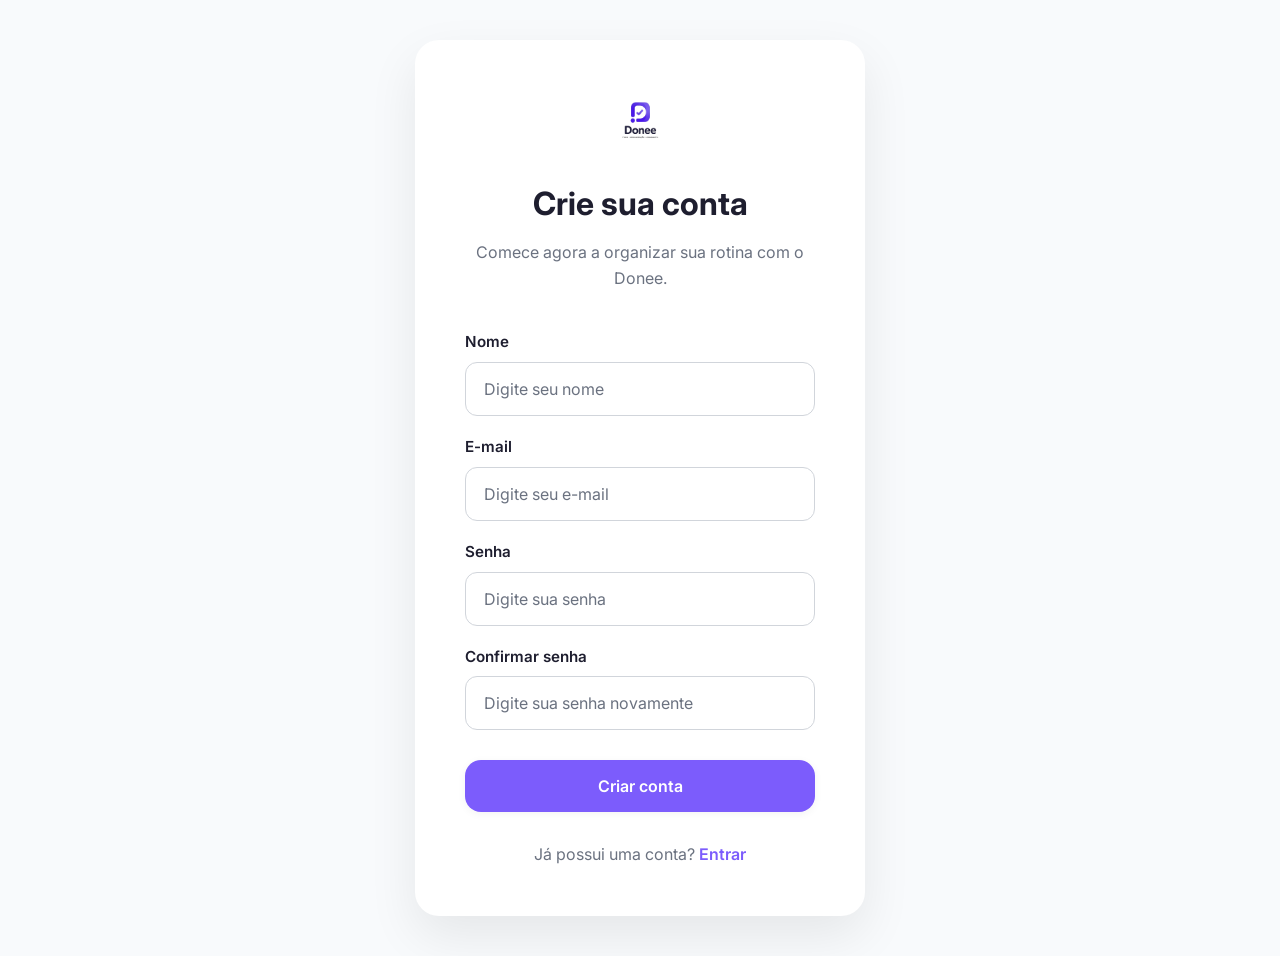
<file: pages/cadastro.html>
<!DOCTYPE html>
<html lang="pt-BR">

<head>

    <meta charset="UTF-8">

    <meta
        name="viewport"
        content="width=device-width, initial-scale=1.0"
    >

    <title>Criar Conta | Donee</title>


    <!-- ================================================= -->
    <!-- FONTES -->
    <!-- ================================================= -->

    <link
        rel="preconnect"
        href="https://fonts.googleapis.com"
    >

    <link
        rel="preconnect"
        href="https://fonts.gstatic.com"
        crossorigin
    >

    <link
        href="https://fonts.googleapis.com/css2?family=Inter:wght@100..900&display=swap"
        rel="stylesheet"
    >


    <!-- ================================================= -->
    <!-- CSS -->
    <!-- ================================================= -->

    <link
        rel="stylesheet"
        href="../css/style.css"
    >

    <link
        rel="stylesheet"
        href="../css/components.css"
    >

    <link
        rel="stylesheet"
        href="../css/login.css"
    >

    <link
        rel="stylesheet"
        href="../css/responsive.css"
    >

    <script src="../js/preferences.js" defer></script>

</head>


<body>


    <!-- ================================================= -->
    <!-- PÁGINA DE CADASTRO -->
    <!-- ================================================= -->

    <main class="login">


        <section class="login-container">


            <!-- ================================================= -->
            <!-- LOGO -->
            <!-- ================================================= -->

            <a
                href="../index.html"
                class="logo"
            >

                <img
                    src="../assets/images/logo-Donee.png"
                    alt="Logo Donee"
                >

            </a>


            <!-- ================================================= -->
            <!-- CABEÇALHO -->
            <!-- ================================================= -->

            <div class="login-header">

                <h1>
                    Crie sua conta
                </h1>

                <p>
                    Comece agora a organizar sua rotina com o Donee.
                </p>

            </div>


            <!-- ================================================= -->
            <!-- MENSAGEM -->
            <!-- ================================================= -->

            <div
                id="mensagem"
                class="auth-message"
                style="display: none;"
            ></div>


            <!-- ================================================= -->
            <!-- FORMULÁRIO -->
            <!-- ================================================= -->

            <form
                class="login-form"
                id="cadastroForm"
            >


                <!-- ================================================= -->
                <!-- NOME -->
                <!-- ================================================= -->

                <div class="input-group">

                    <label
                        class="input-label"
                        for="nome"
                    >
                        Nome
                    </label>

                    <input
                        class="input"
                        type="text"
                        id="nome"
                        name="nome"
                        placeholder="Digite seu nome"
                        autocomplete="name"
                        required
                    >

                </div>


                <!-- ================================================= -->
                <!-- E-MAIL -->
                <!-- ================================================= -->

                <div class="input-group">

                    <label
                        class="input-label"
                        for="email"
                    >
                        E-mail
                    </label>

                    <input
                        class="input"
                        type="email"
                        id="email"
                        name="email"
                        placeholder="Digite seu e-mail"
                        autocomplete="email"
                        required
                    >

                </div>


                <!-- ================================================= -->
                <!-- SENHA -->
                <!-- ================================================= -->

                <div class="input-group">

                    <label
                        class="input-label"
                        for="senha"
                    >
                        Senha
                    </label>

                    <input
                        class="input"
                        type="password"
                        id="senha"
                        name="senha"
                        placeholder="Digite sua senha"
                        autocomplete="new-password"
                        required
                    >

                </div>


                <!-- ================================================= -->
                <!-- CONFIRMAR SENHA -->
                <!-- ================================================= -->

                <div class="input-group">

                    <label
                        class="input-label"
                        for="confirmarSenha"
                    >
                        Confirmar senha
                    </label>

                    <input
                        class="input"
                        type="password"
                        id="confirmarSenha"
                        name="confirmarSenha"
                        placeholder="Digite sua senha novamente"
                        autocomplete="new-password"
                        required
                    >

                </div>


                <!-- ================================================= -->
                <!-- BOTÃO CADASTRAR -->
                <!-- ================================================= -->

                <button
                    class="btn-primary"
                    type="submit"
                >

                    Criar conta

                </button>


            </form>


            <!-- ================================================= -->
            <!-- RODAPÉ -->
            <!-- ================================================= -->

            <div class="login-footer">

                <p>

                    Já possui uma conta?

                    <a href="login.html">
                        Entrar
                    </a>

                </p>

            </div>


        </section>


    </main>


    <!-- ================================================= -->
    <!-- JAVASCRIPT -->
    <!-- ================================================= -->

    <script src="../js/auth.js"></script>

    <script src="../js/cadastro.js"></script>


</body>

</html>
</file>
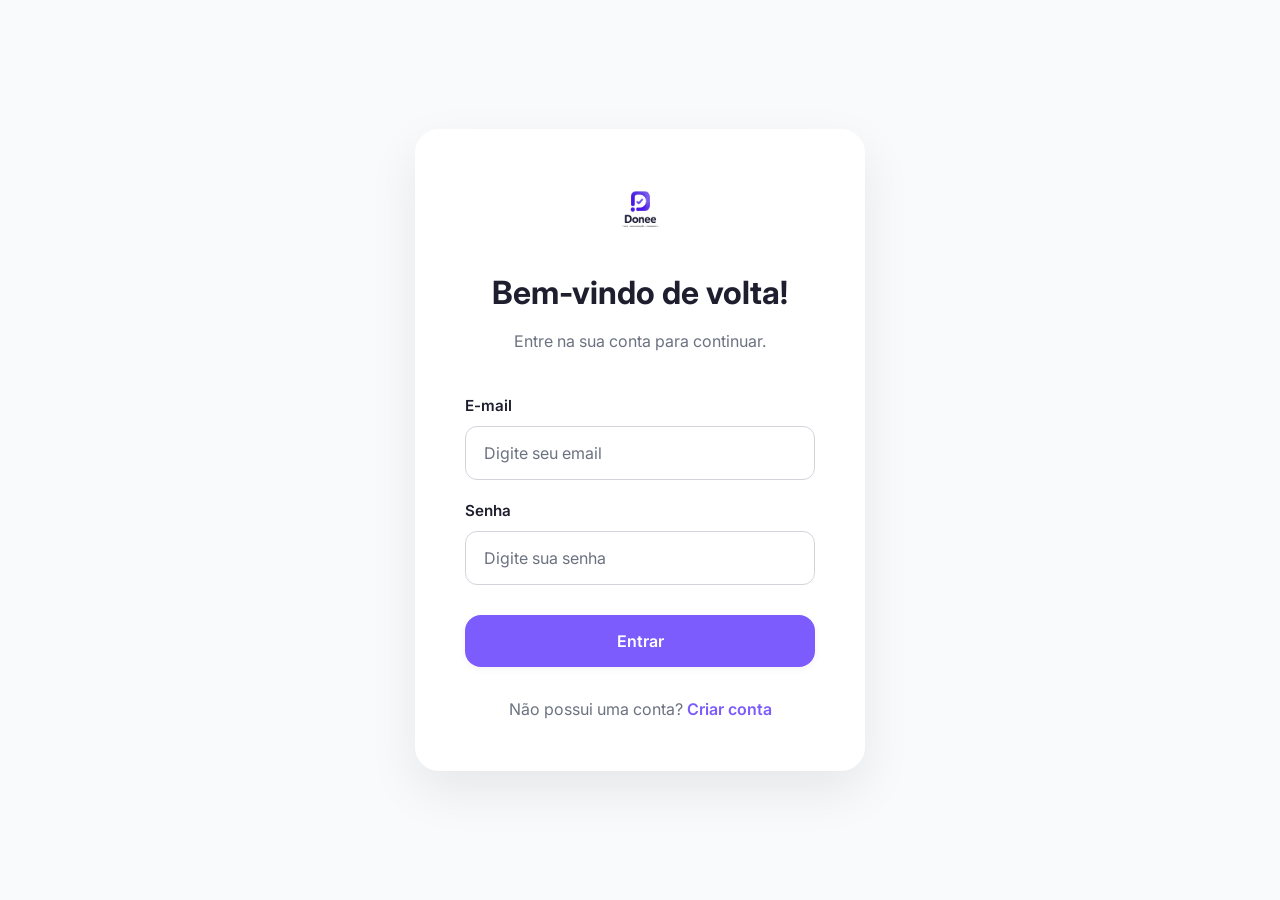
<file: pages/login.html>
<!DOCTYPE html>
<html lang="pt-BR">

<head>

    <meta charset="UTF-8">

    <meta
        name="viewport"
        content="width=device-width, initial-scale=1.0"
    >

    <title>Entrar | Donee</title>


    <!-- FONTE -->

    <link
        rel="preconnect"
        href="https://fonts.googleapis.com"
    >

    <link
        rel="preconnect"
        href="https://fonts.gstatic.com"
        crossorigin
    >

    <link
        href="https://fonts.googleapis.com/css2?family=Inter:wght@100..900&display=swap"
        rel="stylesheet"
    >


    <!-- CSS -->

    <link
        rel="stylesheet"
        href="../css/style.css"
    >

    <link
        rel="stylesheet"
        href="../css/components.css"
    >

    <link
        rel="stylesheet"
        href="../css/login.css"
    >

    <link
        rel="stylesheet"
        href="../css/responsive.css"
    >

    <script src="../js/preferences.js" defer></script>

</head>


<body>


    <!-- ================================================= -->
    <!-- LOGIN -->
    <!-- ================================================= -->

    <main class="login">

        <section class="login-container">


            <!-- LOGO -->

            <a
                href="../index.html"
                class="logo"
            >

                <img
                    src="../assets/images/logo-Donee.png"
                    alt="Logo Donee"
                >

            </a>


            <!-- CABEÇALHO -->

            <div class="login-header">

                <h1>
                    Bem-vindo de volta!
                </h1>

                <p>
                    Entre na sua conta para continuar.
                </p>

            </div>


            <!-- MENSAGEM -->

            <div
                id="mensagem"
                class="auth-message"
                style="display: none;"
            ></div>


            <!-- FORMULÁRIO -->

            <form
                class="login-form"
                id="loginForm"
            >


                <!-- EMAIL -->

                <div class="input-group">

                    <label
                        class="input-label"
                        for="email"
                    >
                        Email
                    </label>

                    <input
                        class="input"
                        type="email"
                        id="email"
                        name="email"
                        placeholder="Digite seu email"
                        autocomplete="email"
                        required
                    >

                </div>


                <!-- SENHA -->

                <div class="input-group">

                    <label
                        class="input-label"
                        for="senha"
                    >
                        Senha
                    </label>

                    <input
                        class="input"
                        type="password"
                        id="senha"
                        name="senha"
                        placeholder="Digite sua senha"
                        autocomplete="current-password"
                        required
                    >

                </div>


                <!-- BOTÃO -->

                <button
                    class="btn-primary"
                    type="submit"
                >

                    Entrar

                </button>


            </form>


            <!-- RODAPÉ -->

            <div class="login-footer">

                <p>

                    Não possui uma conta?

                    <a href="cadastro.html">
                        Criar conta
                    </a>

                </p>

            </div>


        </section>

    </main>


    <!-- ================================================= -->
    <!-- JAVASCRIPT -->
    <!-- ================================================= -->

    <script src="../js/auth.js"></script>

    <script src="../js/login.js"></script>


</body>

</html>
</file>
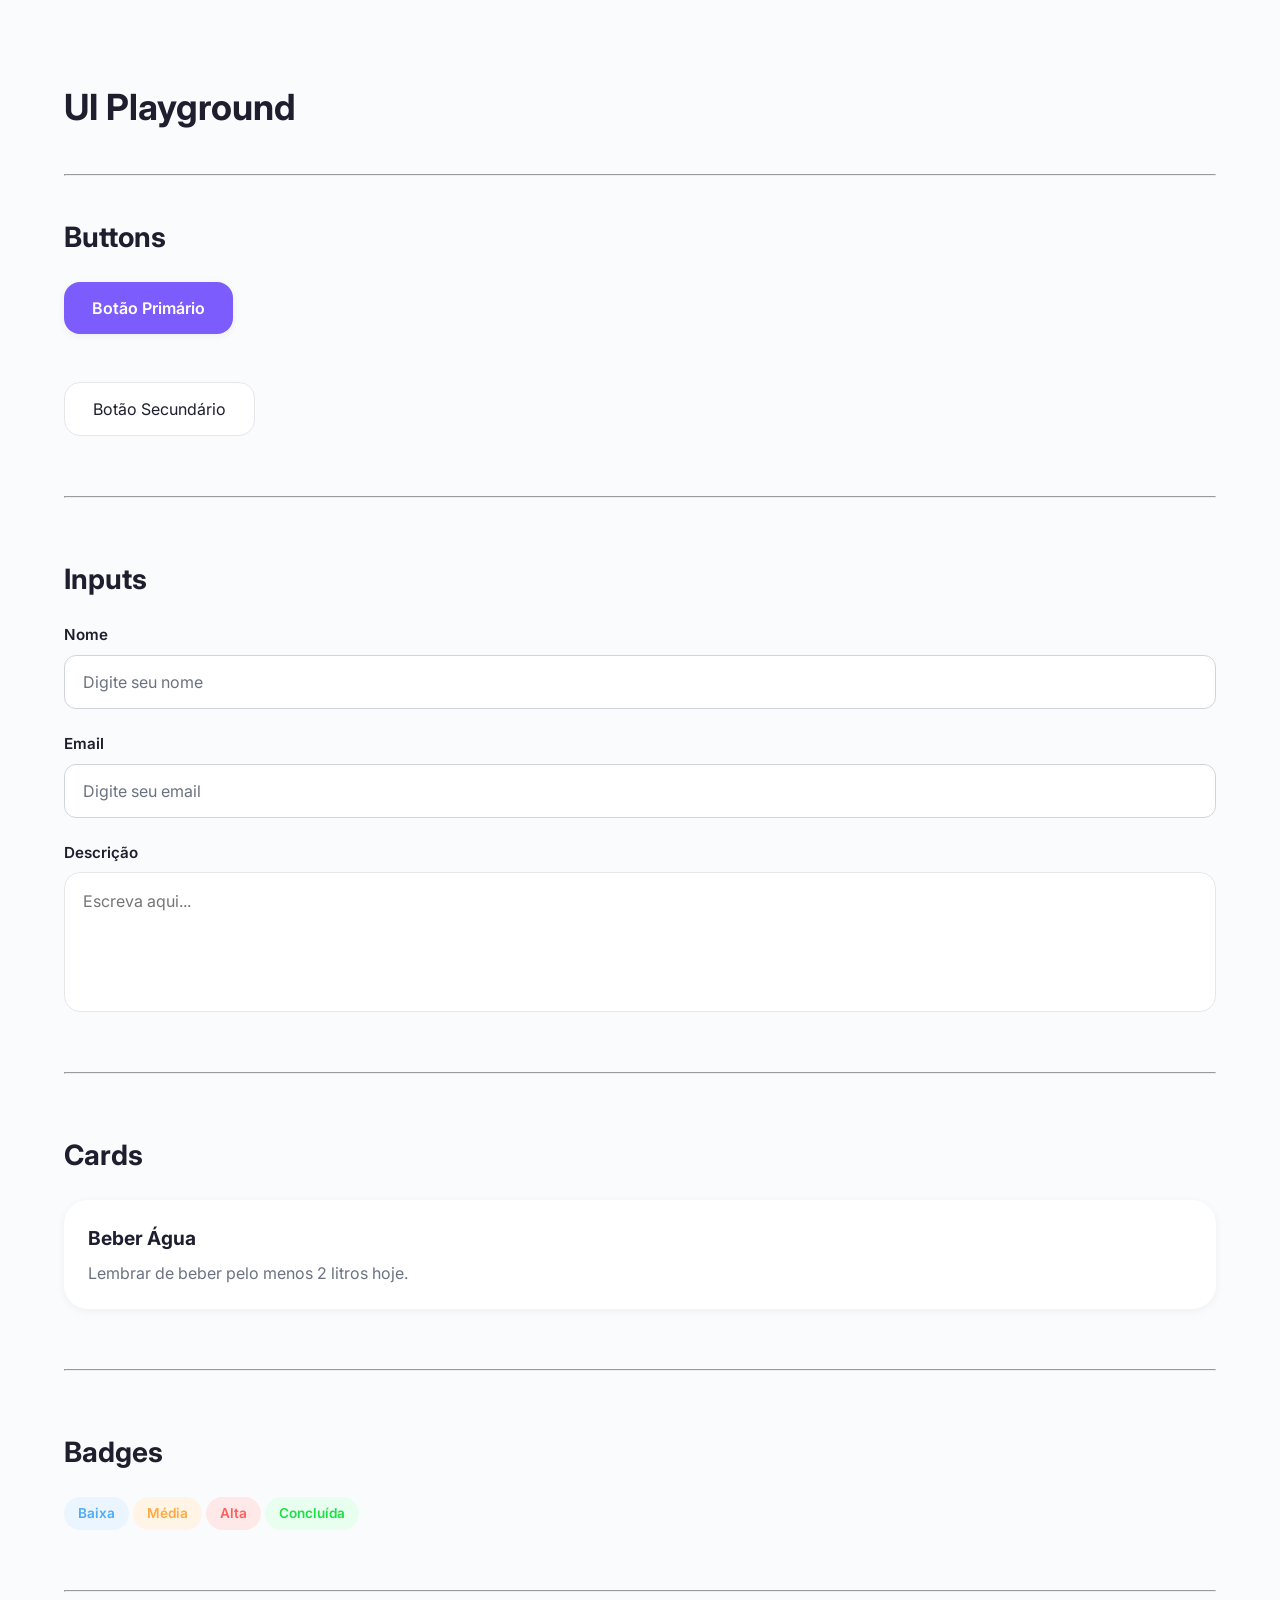
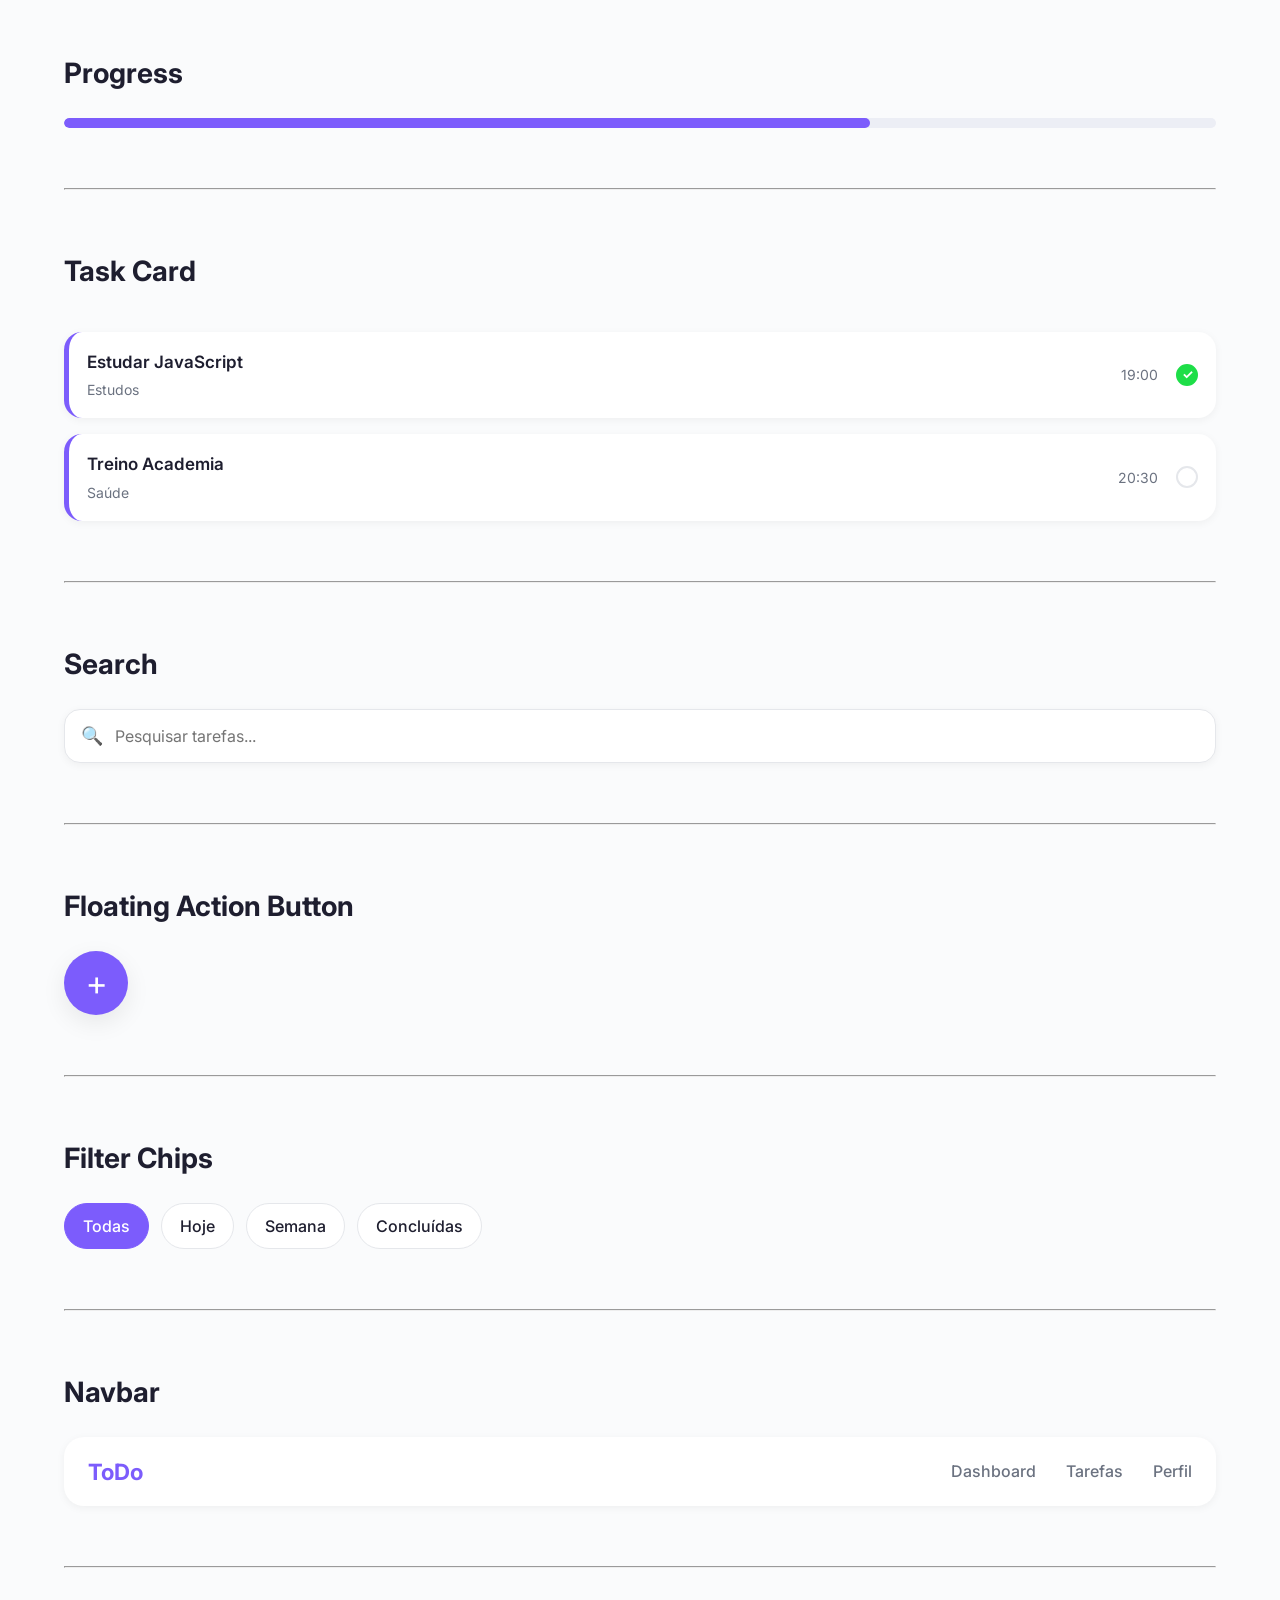
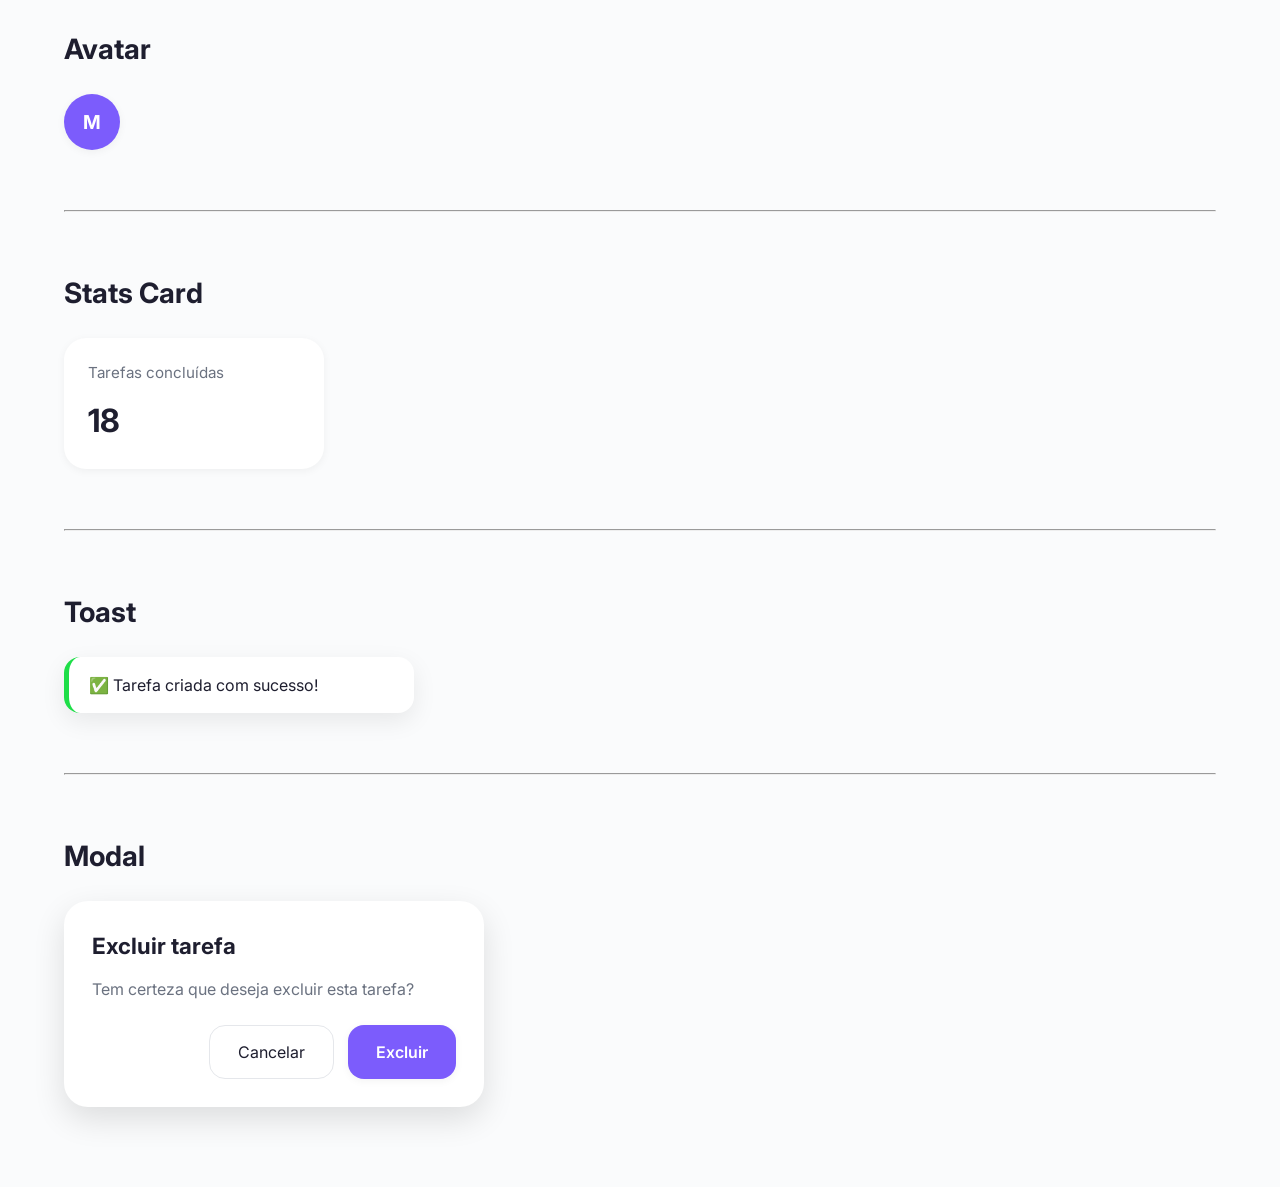
<file: pages/ui-playground.html>
<!DOCTYPE html>
<html lang="pt-BR">

<head>

    <meta charset="UTF-8">

    <meta name="viewport" content="width=device-width, initial-scale=1.0">

    <title>UI Playground</title>

    <!-- Fonte Inter -->
    <link rel="preconnect" href="https://fonts.googleapis.com">

    <link rel="preconnect" href="https://fonts.gstatic.com" crossorigin>

    <link href="https://fonts.googleapis.com/css2?family=Inter:wght@100..900&display=swap" rel="stylesheet">

    <!-- CSS -->
    <link rel="stylesheet" href="../css/style.css">
    <link rel="stylesheet" href="../css/components.css">
    <link rel="stylesheet" href="../css/responsive.css">

</head>

<body>

    <div class="container section">

        <h1>UI Playground</h1>

        <!-- ========================= -->
        <!-- BOTÕES -->
        <!-- ========================= -->

        <hr style="margin: 40px 0;">

        <h2>Buttons</h2>

        <br>

        <button class="btn-primary">
            Botão Primário
        </button>

        <br><br>

        <button class="btn-secondary">
            Botão Secundário
        </button>



        <!-- ========================= -->
        <!-- INPUTS -->
        <!-- ========================= -->

        <hr style="margin: 60px 0;">

        <h2>Inputs</h2>

        <br>

        <div class="input-group">

            <label class="input-label">
                Nome
            </label>

            <input
                class="input"
                type="text"
                placeholder="Digite seu nome">

        </div>

        <br>

        <div class="input-group">

            <label class="input-label">
                Email
            </label>

            <input
                class="input"
                type="email"
                placeholder="Digite seu email">

        </div>

        <br>

        <div class="input-group">

            <label class="input-label">
                Descrição
            </label>

            <textarea
                class="textarea"
                placeholder="Escreva aqui..."></textarea>

        </div>



        <!-- ========================= -->
        <!-- CARDS -->
        <!-- ========================= -->

        <hr style="margin: 60px 0;">

        <h2>Cards</h2>

        <br>

        <div class="card">

            <h3 class="card-title">
                Beber Água
            </h3>

            <p class="card-description">
                Lembrar de beber pelo menos 2 litros hoje.
            </p>

        </div>



        <!-- ========================= -->
        <!-- BADGES -->
        <!-- ========================= -->

        <hr style="margin: 60px 0;">

        <h2>Badges</h2>

        <br>

        <span class="badge badge-low">
            Baixa
        </span>

        <span class="badge badge-medium">
            Média
        </span>

        <span class="badge badge-high">
            Alta
        </span>

        <span class="badge badge-success">
            Concluída
        </span>



        <!-- ========================= -->
        <!-- PROGRESS -->
        <!-- ========================= -->

        <hr style="margin: 60px 0;">

        <h2>Progress</h2>

        <br>

        <div class="progress">

            <div class="progress-fill"></div>

        </div>

        <!-- ========================= -->
<!-- TASK CARD -->
<!-- ========================= -->

<hr style="margin:60px 0;">

<h2>Task Card</h2>

<br>

<div class="task-card">

    <div class="task-content">

        <span class="task-title">
            Estudar JavaScript
        </span>

        <span class="task-category">
            Estudos
        </span>

    </div>

    <div style="display:flex; align-items:center; gap:18px;">

        <span class="task-time">

            19:00

        </span>

        <div class="checkbox checked"></div>

    </div>

</div>

<div class="task-card">

    <div class="task-content">

        <span class="task-title">
            Treino Academia
        </span>

        <span class="task-category">
            Saúde
        </span>

    </div>

    <div style="display:flex; align-items:center; gap:18px;">

        <span class="task-time">

            20:30

        </span>

        <div class="checkbox"></div>

    </div>

</div>

<!-- ========================= -->
<!-- SEARCH BAR -->
<!-- ========================= -->

<hr style="margin:60px 0;">

<h2>Search</h2>

<br>

<div class="search-box">

    <span class="search-icon">🔍</span>

    <input
        class="search-input"
        type="text"
        placeholder="Pesquisar tarefas...">

</div>

<!-- ========================= -->
<!-- FAB -->
<!-- ========================= -->

<hr style="margin:60px 0;">

<h2>Floating Action Button</h2>

<br>

<button class="fab">

    +

</button>

<!-- ========================= -->
<!-- FILTER CHIPS -->
<!-- ========================= -->

<hr style="margin:60px 0;">

<h2>Filter Chips</h2>

<br>

<div class="filter-group">

    <div class="filter-chip active">
        Todas
    </div>

    <div class="filter-chip">
        Hoje
    </div>

    <div class="filter-chip">
        Semana
    </div>

    <div class="filter-chip">
        Concluídas
    </div>

</div>

<!-- ========================= -->
<!-- NAVBAR -->
<!-- ========================= -->

<hr style="margin:60px 0;">

<h2>Navbar</h2>

<br>

<nav class="navbar">

    <div class="logo">
        ToDo
    </div>

    <div class="nav-links">

        <a href="dashboard.html">Dashboard</a>

        <a href="tasks.html">Tarefas</a>

        <a href="profile.html">Perfil</a>

    </div>

</nav>

<!-- ========================= -->
<!-- AVATAR -->
<!-- ========================= -->

<hr style="margin:60px 0;">

<h2>Avatar</h2>

<br>

<div class="avatar">
    M
</div>

<!-- ========================= -->
<!-- STATS CARD -->
<!-- ========================= -->

<hr style="margin:60px 0;">

<h2>Stats Card</h2>

<br>

<div class="stats-card">

    <div class="stats-title">

        Tarefas concluídas

    </div>

    <div class="stats-value">

        18

    </div>

</div>

<!-- ========================= -->
<!-- TOAST -->
<!-- ========================= -->

<hr style="margin:60px 0;">

<h2>Toast</h2>

<br>

<div class="toast">

    ✅ Tarefa criada com sucesso!

</div>

<!-- ========================= -->
<!-- MODAL -->
<!-- ========================= -->

<hr style="margin:60px 0;">

<h2>Modal</h2>

<br>

<div class="modal">

    <div class="modal-title">

        Excluir tarefa

    </div>

    <div class="modal-text">

        Tem certeza que deseja excluir esta tarefa?

    </div>

    <div class="modal-actions">

        <button class="btn-secondary">

            Cancelar

        </button>

        <button class="btn-primary">

            Excluir

        </button>

    </div>

</div>

    </div>

</body>

</html>
</file>
<file: css/style.css>
/* ================================================= */
/* RESET */
/* ================================================= */

* {
    margin: 0;
    padding: 0;
    box-sizing: border-box;
}

html {
    scroll-behavior: smooth;
}

body {
    font-family: "Inter", sans-serif;
    background-color: var(--background);
    color: var(--text-primary);
    min-height: 100vh;
    line-height: 1.5;
}

img {
    max-width: 100%;
    display: block;
}

button,
input,
textarea,
select {
    font: inherit;
}

button {
    cursor: pointer;
    border: none;
    background: none;
}

a {
    text-decoration: none;
    color: inherit;
}

ul {
    list-style: none;
}

/* ================================================= */
/* VARIABLES */
/* ================================================= */

:root {

    /* Cores */

    --primary: #7C5CFC;
    --primary-hover: #6948F5;

    --success: #1EDE48;

    --danger: #FF5C5C;

    --warning: #FFA940;

    --info: #4DABF7;

    --background: #FAFBFC;

    --surface: #FFFFFF;

    --text-primary: #1E1E2F;

    --text-secondary: #6B7280;

    --border: #E5E7EB;


    /* Border Radius */

    --radius-sm: 8px;

    --radius-md: 12px;

    --radius-lg: 18px;

    --radius-xl: 24px;


    /* Sombras */

    --shadow-sm: 0 2px 8px rgba(0,0,0,.05);

    --shadow-md: 0 8px 24px rgba(0,0,0,.08);

    --shadow-lg: 0 12px 32px rgba(0,0,0,.12);


    /* Espaçamentos */

    --space-1: 4px;

    --space-2: 8px;

    --space-3: 12px;

    --space-4: 16px;

    --space-5: 20px;

    --space-6: 24px;

    --space-7: 32px;

    --space-8: 40px;

    --space-9: 48px;


    /* Transições */

    --transition: .25s ease;
}

body.dark-mode {
    color-scheme: dark;
    --background: #0F1018;
    --surface: #181824;
    --text-primary: #F1F2FA;
    --text-secondary: #B7B8CA;
    --border: #2D2E40;
    background: var(--background);
    color: var(--text-primary);
}

body.dark-mode .dashboard-layout,
body.dark-mode .dashboard-content,
body.dark-mode .tasks-content,
body.dark-mode .profile-content,
body.dark-mode .settings-content,
body.dark-mode .login,
body.dark-mode .ui-playground {
    background-color: var(--background);
    color: var(--text-primary);
}

body.dark-mode .header,
body.dark-mode .navbar,
body.dark-mode .dashboard-card,
body.dark-mode .stat-card,
body.dark-mode .tasks-card,
body.dark-mode .task-card,
body.dark-mode .profile-card,
body.dark-mode .profile-section,
body.dark-mode .security-card,
body.dark-mode .settings-card,
body.dark-mode .cal-card,
body.dark-mode .cal-day,
body.dark-mode .cal-modal-content,
body.dark-mode .login-container,
body.dark-mode .benefit-card {
    border-color: #2D2E40;
    background-color: #181824;
    color: #F1F2FA;
    box-shadow: 0 8px 26px rgba(0, 0, 0, 0.18);
}

body.dark-mode .sidebar {
    border-radius: 0 0 14px 0;
}

body.dark-mode .sidebar-profile {
    background: rgba(255, 255, 255, 0.1);
}

.sidebar-logo img {
    filter: brightness(0) invert(1);
}

body.dark-mode .stat-icon {
    background-color: var(--primary-hover);
    color: #FFFFFF;
}

html:has(body.dark-mode) {
    scrollbar-color: #45445A #11121A;
}

html:has(body.dark-mode)::-webkit-scrollbar {
    width: 10px;
}

html:has(body.dark-mode)::-webkit-scrollbar-track {
    background: #11121A;
}

html:has(body.dark-mode)::-webkit-scrollbar-thumb {
    border: 2px solid #11121A;
    border-radius: 999px;
    background: #45445A;
}

body.dark-mode h1,
body.dark-mode h2,
body.dark-mode h3,
body.dark-mode h4,
body.dark-mode .dashboard-header h1,
body.dark-mode .tasks-header h1,
body.dark-mode .page-header h1,
body.dark-mode .settings-header h1,
body.dark-mode .dashboard-card h2,
body.dark-mode .card-header h2,
body.dark-mode .dashboard-task h3,
body.dark-mode .task-content h3,
body.dark-mode .profile-main-info h2,
body.dark-mode .settings-card-header h2,
body.dark-mode .setting-info h3,
body.dark-mode .stat-info strong,
body.dark-mode .empty-tasks h3,
body.dark-mode .empty-dashboard-tasks h3,
body.dark-mode .task-tip h3,
body.dark-mode .cal-head b,
body.dark-mode .cal-day-num {
    color: #F1F2FA;
}

body.dark-mode .section-label,
body.dark-mode .welcome-label,
body.dark-mode .tasks-label,
body.dark-mode .page-label,
body.dark-mode .settings-label,
body.dark-mode .section-title span {
    color: var(--primary);
}

body.dark-mode .header-date {
    border-color: #2D2E40;
    background-color: #181824;
}

body.dark-mode .header-date span {
    color: #B7B8CA;
}

body.dark-mode .header-date strong {
    color: #F1F2FA;
}

body.dark-mode .header-date > svg {
    color: var(--primary);
}

body.dark-mode p,
body.dark-mode .dashboard-header p,
body.dark-mode .tasks-header p,
body.dark-mode .page-header p,
body.dark-mode .settings-header p,
body.dark-mode .dashboard-task span,
body.dark-mode .dashboard-task .task-time,
body.dark-mode .stat-info span,
body.dark-mode .stat-info small,
body.dark-mode .setting-info p,
body.dark-mode .settings-card-header p,
body.dark-mode .profile-main-info p,
body.dark-mode .profile-main-info span,
body.dark-mode .form-group label,
body.dark-mode .task-category,
body.dark-mode .task-date,
body.dark-mode .task-sort label,
body.dark-mode .tasks-card > p,
body.dark-mode .cal-head small,
body.dark-mode .cal-item small,
body.dark-mode .cal-empty,
body.dark-mode .empty-tasks p,
body.dark-mode .empty-dashboard-tasks p,
body.dark-mode .task-tip p,
body.dark-mode .security-content p,
body.dark-mode .cal-head,
body.dark-mode .cal-dow {
    color: #B7B8CA;
}

body.dark-mode input,
body.dark-mode textarea,
body.dark-mode select,
body.dark-mode .task-search input,
body.dark-mode .task-sort select,
body.dark-mode .settings-select,
body.dark-mode .form-group input {
    border-color: #3A3B50;
    background-color: #14151F;
    color: #F1F2FA;
}

body.dark-mode input::placeholder,
body.dark-mode textarea::placeholder {
    color: #9293A8;
}

body.dark-mode .profile-form input[readonly] {
    background: #232433;
    color: #B7B8CA;
}

body.dark-mode .profile-avatar.has-profile-photo {
    background: transparent;
}

.profile-avatar-image {
    width: 100%;
    height: 100%;
    border-radius: inherit;
    object-fit: cover;
}

body.dark-mode .profile-main-avatar {
    border-color: #181824;
    background-color: #33234F;
    color: var(--primary);
    box-shadow: 0 0 0 1px #4A3767, 0 5px 16px rgba(0, 0, 0, 0.3);
}

body.dark-mode .btn-secondary,
body.dark-mode .filter-btn:not(.active),
body.dark-mode .task-status:not(.completed),
body.dark-mode .cancel-btn,
body.dark-mode .save-btn,
body.dark-mode .security-btn,
body.dark-mode .cal-nav button,
body.dark-mode .cal-close,
body.dark-mode .cal-check.undo,
body.dark-mode .filter-chip,
body.dark-mode .settings-action {
    border-color: var(--primary);
    background-color: var(--primary-hover);
    color: #FFFFFF;
}

body.dark-mode .filter-btn.active {
    border-color: var(--primary);
    background-color: var(--primary-hover);
    color: #FFFFFF;
}

body.dark-mode .btn-secondary:hover,
body.dark-mode .filter-btn:not(.active):hover,
body.dark-mode .task-status:not(.completed):hover,
body.dark-mode .cancel-btn:hover,
body.dark-mode .security-btn:hover,
body.dark-mode .cal-nav button:hover,
body.dark-mode .cal-close:hover,
body.dark-mode .settings-action:hover {
    border-color: var(--primary);
    background-color: var(--primary-hover);
    color: #FFFFFF;
}

body.dark-mode .task-status,
body.dark-mode .edit-task-btn,
body.dark-mode .delete-task-btn,
body.dark-mode .close-modal-btn {
    border-color: #3A3B50;
    background-color: #232433;
    color: var(--primary);
}

body.dark-mode .task-status.completed,
body.dark-mode .dashboard-task .task-status.completed {
    border-color: #20C968;
    background-color: #20C968;
    color: #FFFFFF;
}

body.dark-mode .btn-secondary,
body.dark-mode .filter-btn:not(.active),
body.dark-mode .task-status:not(.completed),
body.dark-mode .cancel-btn,
body.dark-mode .save-btn,
body.dark-mode .security-btn,
body.dark-mode .cal-nav button,
body.dark-mode .cal-close,
body.dark-mode .cal-check.undo,
body.dark-mode .filter-chip,
body.dark-mode .settings-action,
body.dark-mode .edit-profile-btn,
body.dark-mode .security-btn,
body.dark-mode .save-task-btn {
    color: #FFFFFF;
}

body.dark-mode .priority-low {
    background: #173526;
    color: #8FF0AC;
}

body.dark-mode .priority-medium {
    background: #3B2E18;
    color: #FFD27A;
}

body.dark-mode .priority-high {
    background: #3A2024;
    color: #FFA2A2;
}

body.dark-mode .task-date.no-date {
    color: #B7B8CA;
}

body.dark-mode .task-modal-content,
body.dark-mode .cal-modal-content {
    border: 1px solid #2D2E40;
    background-color: #181824;
    color: #F1F2FA;
}

body.dark-mode .cal-cell,
body.dark-mode .cal-hour,
body.dark-mode .cal-head,
body.dark-mode .dashboard-task {
    border-color: #2D2E40;
}

body.dark-mode .dashboard-task {
    background-color: #1D1E2B;
}

body.dark-mode .progress-number strong,
body.dark-mode .progress-circle span,
body.dark-mode .login-header h1 {
    color: #F1F2FA;
}

body.dark-mode .progress-number span,
body.dark-mode .progress-message,
body.dark-mode .motivation-card p {
    color: #B7B8CA;
}

body.dark-mode .dashboard-task .task-time {
    color: #B7B8CA !important;
}

body.dark-mode .task-time {
    color: #B7B8CA !important;
}

body.dark-mode .progress-circle {
    background: conic-gradient(var(--primary) 67%, #2D2E40 67%);
}

body.dark-mode .progress-circle::before {
    background: #181824;
}

body.dark-mode .xp-summary > span {
    border-color: #3F3260;
    background: #28213A;
    color: #CBB7FF;
}

body.dark-mode .progress-bar {
    background: #2D2E40;
}

body.dark-mode .motivation-card {
    border-color: #403553;
    background: linear-gradient(135deg, #211B31, #181824);
}

body.dark-mode .task-tip {
    border-color: #403553;
    background: linear-gradient(135deg, #211B31, #181824);
}

body.dark-mode .motivation-icon,
body.dark-mode .task-tip-icon {
    background: #39265F;
    color: var(--primary);
}

body.dark-mode .motivation-card h2 {
    color: #F1F2FA;
}

body.dark-mode .task-tip h3 {
    color: #F1F3F8;
}

body.dark-mode .task-tip p {
    color: #B7B8CA;
}

body.dark-mode .cal-day.today,
body.dark-mode .cal-cell.today,
body.dark-mode .cal-head.today {
    background-color: rgba(124, 92, 252, 0.15);
}

body.dark-mode .cal-item {
    border-color: #3A3B50;
    background-color: #1D1E2B;
    color: #F1F2FA;
}

body.dark-mode .hero {
    background: linear-gradient(180deg, #11121C 0%, #171521 100%);
}

body.dark-mode .how-it-works,
body.dark-mode footer {
    border-color: #2D2E40;
    background-color: #14151F;
}

body.dark-mode .hero-content h1,
body.dark-mode .section-header h2,
body.dark-mode .cta h2,
body.dark-mode .step h3 {
    color: #F1F2FA;
}

body.dark-mode .hero-content p,
body.dark-mode .section-header p,
body.dark-mode .step p,
body.dark-mode .cta p,
body.dark-mode footer a {
    color: #B7B8CA;
}

body.dark-mode .hero-badge {
    background: #33234F;
    color: var(--primary);
}

body.dark-mode .settings-divider {
    background: #2D2E40;
}

body.dark-mode .toggle-slider {
    background: #50586A;
}

body.dark-mode .danger-card {
    border-color: #633A43;
}

body.dark-mode .delete-btn {
    border-color: #75414A;
    background: #352329;
    color: #FF9A9A;
}


/* ================================================= */
/* TYPOGRAPHY */
/* ================================================= */

h1 {
    font-size: 2.25rem;
    font-weight: 700;
}

h2 {
    font-size: 1.75rem;
    font-weight: 700;
}

h3 {
    font-size: 1.4rem;
    font-weight: 600;
}

h4 {
    font-size: 1.15rem;
    font-weight: 600;
}

p {
    font-size: 1rem;
    color: var(--text-secondary);
}


/* ================================================= */
/* GLOBAL */
/* ================================================= */

.container {
    width: min(1200px, 90%);
    margin: 0 auto;
}

.section {
    padding: 80px 0;
}

.hidden {
    display: none;
}

/* ================================================= */
/* BADGES */
/* ================================================= */

.badge{

    display:inline-flex;

    align-items:center;

    justify-content:center;

    padding:6px 14px;

    border-radius:999px;

    font-size:.85rem;

    font-weight:600;

}

.badge-low{

    background:#EAF5FF;

    color:#4DABF7;

}

.badge-medium{

    background:#FFF4E5;

    color:#FFA940;

}

.badge-high{

    background:#FFE8E8;

    color:#FF5C5C;

}

.badge-success{

    background:#E8FFF0;

    color:#1EDE48;

}

/* ================================================= */
/* PROGRESS BAR */
/* ================================================= */

.progress{

    width:100%;

    height:10px;

    background:#ECEEF5;

    border-radius:999px;

    overflow:hidden;

}

.progress-fill{

    width:70%;

    height:100%;

    background:var(--primary);

    border-radius:999px;

}
</file>
<file: css/components.css>
/* ================================================= */
/* BUTTONS */
/* ================================================= */

.btn-primary{

    display:flex;
    align-items:center;
    justify-content:center;

    gap:8px;

    width:fit-content;

    padding:14px 28px;

    background:var(--primary);

    color:#fff;

    border:none;

    border-radius:16px;

    font-weight:600;

    transition:var(--transition);

    box-shadow:var(--shadow-sm);

}

.btn-primary:hover{

    background:var(--primary-hover);

    transform:translateY(-2px);

    box-shadow:var(--shadow-md);

}

.btn-primary:active{

    transform:scale(.98);

}

.btn-primary:disabled{

    opacity:.5;

    cursor:not-allowed;

}

.btn-secondary{

    display:flex;

    align-items:center;

    justify-content:center;

    padding:14px 28px;

    border-radius:16px;

    border:1px solid var(--border);

    background:white;

    color:var(--text-primary);

    transition:var(--transition);

}

.btn-secondary:hover{

    background:#f3f4f6;

}

/* ================================================= */
/* INPUTS */
/* ================================================= */

.input-group{

    display:flex;
    flex-direction:column;
    gap:8px;

}

.input-label{

    font-size:.95rem;
    font-weight:600;

    color:var(--text-primary);

}

.input{

    width: 100%;

    padding: 14px 18px;

    border: 1px solid #D1D5DB;

    border-radius: 12px;

    font-size: 16px;

    font-family: inherit;

    outline: none;

    transition: .25s;

}

.input::placeholder{

    color:var(--text-secondary);

}

.input:focus{

    border-color: var(--primary);

    box-shadow: 0 0 0 4px rgba(124,92,252,.15);

}

.input-error{

    border-color:var(--danger);

}

.input-success{

    border-color:var(--success);

}

.textarea{

    width:100%;

    min-height:140px;

    padding:16px 18px;

    resize:none;

    background:var(--surface);

    border:1px solid var(--border);

    border-radius:16px;

    transition:var(--transition);

}

.textarea:focus{

    outline:none;

    border-color:var(--primary);

    box-shadow:0 0 0 4px rgba(124,92,252,.15);

}

/* ================================================= */
/* CARDS */
/* ================================================= */

.card{

    background:var(--surface);

    border-radius:24px;

    padding:24px;

    box-shadow:var(--shadow-sm);

    transition:var(--transition);

}

.card:hover{

    transform:translateY(-3px);

    box-shadow:var(--shadow-md);

}

.card-title{

    font-size:1.2rem;

    font-weight:700;

    margin-bottom:8px;

}

.card-description{

    color:var(--text-secondary);

}

/* ================================================= */
/* CHECKBOX */
/* ================================================= */

.checkbox {

    width: 22px;
    height: 22px;

    border: 2px solid var(--border);

    border-radius: 50%;

    display: flex;
    align-items: center;
    justify-content: center;

    cursor: pointer;

    transition: var(--transition);

}

.checkbox:hover {

    border-color: var(--primary);

}

.checkbox.checked {

    background: var(--success);

    border-color: var(--success);

    color: white;

}

.checkbox.checked::after {

    content: "✓";

    font-size: 13px;

    font-weight: bold;

}

/* ================================================= */
/* TASK CARD */
/* ================================================= */

.task-card {

    display: flex;

    justify-content: space-between;

    align-items: center;

    background: white;

    border-radius: 18px;

    padding: 18px;

    margin-top: 16px;

    box-shadow: var(--shadow-sm);

    transition: var(--transition);

    border-left: 5px solid var(--primary);

}

.task-card:hover {

    transform: translateY(-3px);

    box-shadow: var(--shadow-md);

}

.task-content {

    display: flex;

    flex-direction: column;

    gap: 4px;

}

.task-title {

    font-size: 17px;

    font-weight: 600;

}

.task-category {

    color: var(--text-secondary);

    font-size: 14px;

}

.task-time {

    font-size: 14px;

    color: var(--text-secondary);

}

/* ================================================= */
/* SEARCH BAR */
/* ================================================= */

.search-box {

    width: 100%;

    display: flex;

    align-items: center;

    gap: 12px;

    background: var(--surface);

    border: 1px solid var(--border);

    border-radius: 16px;

    padding: 0 16px;

    height: 54px;

    box-shadow: var(--shadow-sm);

    transition: var(--transition);

}

.search-box:focus-within {

    border-color: var(--primary);

    box-shadow: 0 0 0 4px rgba(124,92,252,.15);

}

.search-icon {

    font-size: 18px;

    color: var(--text-secondary);

}

.search-input {

    flex: 1;

    border: none;

    outline: none;

    background: transparent;

}

/* ================================================= */
/* FLOATING ACTION BUTTON */
/* ================================================= */

.fab {

    width: 64px;

    height: 64px;

    border-radius: 50%;

    background: var(--primary);

    color: white;

    font-size: 34px;

    display: flex;

    align-items: center;

    justify-content: center;

    box-shadow: var(--shadow-md);

    transition: var(--transition);

}

.fab:hover {

    background: var(--primary-hover);

    transform: translateY(-4px) scale(1.05);

}

.fab:active {

    transform: scale(.95);

}

/* ================================================= */
/* FILTER CHIPS */
/* ================================================= */

.filter-group {

    display: flex;

    gap: 12px;

    flex-wrap: wrap;

}

.filter-chip {

    padding: 10px 18px;

    border-radius: 999px;

    background: white;

    border: 1px solid var(--border);

    cursor: pointer;

    transition: var(--transition);

    font-weight: 500;

}

.filter-chip:hover {

    border-color: var(--primary);

}

.filter-chip.active {

    background: var(--primary);

    color: white;

    border-color: var(--primary);

}

/* ================================================= */
/* NAVBAR */
/* ================================================= */

.navbar{

    display:flex;

    justify-content:space-between;

    align-items:center;

    background:var(--surface);

    padding:18px 24px;

    border-radius:20px;

    box-shadow:var(--shadow-sm);

}

.logo{

    font-size:1.4rem;

    font-weight:700;

    color:var(--primary);

}

.nav-links{

    display:flex;

    gap:30px;

}

.nav-links a{

    color:var(--text-secondary);

    font-weight:500;

    transition:var(--transition);

}

.nav-links a:hover{

    color:var(--primary);

}

/* ================================================= */
/* AVATAR */
/* ================================================= */

.avatar{

    width:56px;

    height:56px;

    border-radius:50%;

    background:var(--primary);

    color:white;

    display:flex;

    align-items:center;

    justify-content:center;

    font-weight:700;

    font-size:1.2rem;

    box-shadow:var(--shadow-sm);

}

/* ================================================= */
/* STATS CARD */
/* ================================================= */

.stats-card{

    background:var(--surface);

    border-radius:22px;

    padding:24px;

    box-shadow:var(--shadow-sm);

    width:260px;

}

.stats-title{

    font-size:.95rem;

    color:var(--text-secondary);

    margin-bottom:12px;

}

.stats-value{

    font-size:2rem;

    font-weight:700;

    color:var(--text-primary);

}

/* ================================================= */
/* TOAST */
/* ================================================= */

.toast{

    display:flex;

    align-items:center;

    gap:12px;

    background:var(--surface);

    padding:16px 20px;

    border-left:5px solid var(--success);

    border-radius:16px;

    box-shadow:var(--shadow-md);

    width:min(350px, 100%);

}

/* ================================================= */
/* MODAL */
/* ================================================= */

.modal{

    width:min(420px, 100%);

    background:var(--surface);

    border-radius:24px;

    padding:28px;

    box-shadow:var(--shadow-lg);

}

.modal-title{

    font-size:1.4rem;

    font-weight:700;

    margin-bottom:14px;

}

.modal-text{

    color:var(--text-secondary);

    margin-bottom:24px;

}

.modal-actions{

    display:flex;

    justify-content:flex-end;

    gap:14px;

}
</file>
<file: css/login.css>
/* ========================= */
/* LOGIN */
/* ========================= */

.login{

    min-height: 100vh;

    display: flex;

    justify-content: center;

    align-items: center;

    background: #F8FAFC;

    padding: 40px;

}

.login-container{

    width: 100%;

    max-width: 450px;

    background: #FFFFFF;

    border-radius: 24px;

    padding: 50px;

    box-shadow: 0 20px 50px rgba(0,0,0,.08);

}

.login-header{

    text-align: center;

    margin-bottom: 40px;

}

.login-header img{

    width: 70px;

    margin-bottom: 25px;

}

.login-header h1{

    font-size: 2rem;

    color: var(--text-color);

    margin-bottom: 12px;

}

.login-header p{

    color: #6B7280;

    line-height: 1.6;

}

.login-form{

    display: flex;

    flex-direction: column;

    gap: 20px;

}

.login-form .btn-primary{

    width: 100%;

    margin-top: 10px;

}

.login-footer{

    text-align: center;

    margin-top: 30px;

    color: #6B7280;

}

.login-footer a{

    color: var(--primary);

    text-decoration: none;

    font-weight: 600;

}

.login-footer a:hover{

    text-decoration: underline;

}

.logo{

    display: flex;

    justify-content: center;

    margin-bottom: 30px;

}

.logo img{

    width: 90px;

    height: auto;

}
</file>
<file: css/responsive.css>
*,
*::before,
*::after {
    box-sizing: border-box;
}

html,
body {
    max-width: 100%;
}

body {
    overflow-x: hidden;
}

@media (min-width: 768px) and (max-width: 1100px) {
    .sidebar {
        width: 220px;
        min-width: 220px;
    }

    .sidebar-logo {
        height: 160px;
        padding: 24px;
    }

    .sidebar-logo img {
        width: 120px;
    }

    .sidebar-menu {
        padding-left: 12px;
    }

    .menu-item {
        gap: 12px;
        padding: 0 16px;
    }

    .dashboard-content,
    .tasks-content,
    .profile-content,
    .settings-content {
        width: calc(100% - 220px);
        margin-left: 220px;
        padding: 34px 28px;
    }

    .stats-grid {
        grid-template-columns: repeat(3, minmax(0, 1fr));
        gap: 10px;
    }

    .stat-card {
        min-height: 92px;
        gap: 8px;
        padding: 10px;
    }

    .stat-icon {
        width: 34px;
        height: 34px;
    }

    .stat-info span {
        font-size: 10px;
    }

    .stat-info strong {
        font-size: 21px;
    }

    .dashboard-grid {
        grid-template-columns: minmax(0, 1fr);
    }

    .hero-container {
        gap: 40px;
    }

    .hero-content h1 {
        font-size: clamp(38px, 5vw, 52px);
    }
}

@media (max-width: 767px) {
    .sidebar {
        position: fixed;
        z-index: 1200;
        top: auto;
        bottom: calc(12px + env(safe-area-inset-bottom));
        left: 50%;
        right: auto;
        width: calc(100% - 32px);
        max-width: 390px;
        min-width: 0;
        height: auto;
        min-height: 0;
        padding: 0;
        flex-direction: row;
        align-items: center;
        justify-content: center;
        overflow: visible;
        transform: translateX(-50%);
        border: 0;
        border-radius: 999px;
        background: transparent;
        box-shadow: none;
    }

    .sidebar-logo,
    .sidebar-profile {
        display: none;
    }

    .sidebar-menu {
        width: 100%;
        max-width: 100%;
        flex: 0 1 auto;
        flex-direction: row;
        align-items: center;
        justify-content: space-between;
        gap: 4px;
        padding: 8px;
        border: 1px solid rgba(255, 255, 255, 0.12);
        border-radius: 999px;
        background: #7C5CFC;
        box-shadow: 0 8px 24px rgba(47, 31, 115, 0.28);
    }

    .menu-item,
    .menu-item.active {
        width: 52px;
        min-width: 0;
        max-width: 56px;
        height: 52px;
        flex: 1 1 52px;
        aspect-ratio: 1;
        flex-direction: column;
        justify-content: center;
        gap: 0;
        margin: 0;
        padding: 0;
        border: 0;
        border-radius: 50%;
        background: transparent;
        color: rgba(255, 255, 255, 0.78);
        box-shadow: none;
        transition: background-color 0.2s ease, color 0.2s ease, transform 0.2s ease;
    }

    .menu-item span {
        position: absolute;
        width: 1px;
        height: 1px;
        padding: 0;
        overflow: hidden;
        clip: rect(0, 0, 0, 0);
        white-space: nowrap;
        border: 0;
    }

    .menu-item svg {
        width: 21px;
        height: 21px;
        flex-shrink: 0;
        color: currentColor;
    }

    .menu-item:hover {
        background: rgba(255, 255, 255, 0.12);
        color: #FFFFFF;
    }

    .menu-item.active,
    .menu-item.active:hover {
        background: #5638D8;
        color: #FFFFFF;
        box-shadow: 0 2px 8px rgba(35, 18, 110, 0.24);
    }

    body.dark-mode .sidebar {
        border-radius: 999px;
        background: transparent;
        box-shadow: none;
    }

    body.dark-mode .sidebar-menu {
        border-color: rgba(255, 255, 255, 0.08);
        background: #101014;
        box-shadow: 0 8px 24px rgba(0, 0, 0, 0.42);
    }

    body.dark-mode .menu-item,
    body.dark-mode .menu-item:hover {
        background: transparent;
        color: rgba(177, 154, 255, 0.68);
    }

    body.dark-mode .menu-item:hover {
        background: rgba(124, 92, 252, 0.12);
        color: #D8CCFF;
    }

    body.dark-mode .menu-item.active,
    body.dark-mode .menu-item.active:hover {
        background: #7C5CFC;
        color: #FFFFFF;
        box-shadow: 0 2px 10px rgba(124, 92, 252, 0.35);
    }

    .menu-item.active::before,
    .menu-item.active::after {
        display: none;
    }

    .dashboard-content,
    .tasks-content,
    .profile-content,
    .settings-content {
        width: 100%;
        min-width: 0;
        min-height: 100vh;
        min-height: 100svh;
        margin: 0;
        padding: 30px 22px calc(92px + env(safe-area-inset-bottom));
    }

    .dashboard-header,
    .tasks-header,
    .profile-header {
        align-items: flex-start;
        flex-direction: column;
        gap: 18px;
    }

    .dashboard-header,
    .tasks-header {
        margin-bottom: 24px;
    }

    .dashboard-header h1,
    .tasks-header h1,
    .page-header h1,
    .settings-header h1 {
        font-size: clamp(25px, 6vw, 32px);
        line-height: 1.2;
        overflow-wrap: anywhere;
    }

    .dashboard-header p,
    .tasks-header p,
    .page-header p,
    .settings-header p {
        max-width: 60ch;
    }

    .stats-grid {
        grid-template-columns: repeat(2, minmax(0, 1fr));
        gap: 14px;
    }

    .stat-card {
        min-width: 0;
        min-height: 112px;
        gap: 12px;
        padding: 17px;
    }

    .stat-icon {
        width: 42px;
        height: 42px;
    }

    .stat-info span {
        font-size: 12px;
        line-height: 1.35;
    }

    .stat-info strong {
        font-size: 25px;
    }

    .dashboard-grid {
        grid-template-columns: minmax(0, 1fr);
        gap: 18px;
    }

    .dashboard-card,
    .tasks-card,
    .profile-card,
    .profile-section,
    .security-card,
    .settings-card {
        min-width: 0;
        padding: 22px;
        border-radius: 20px;
    }

    .header-date,
    .new-task-btn,
    .edit-profile-btn {
        width: 100%;
    }

    .tasks-tools {
        align-items: stretch;
        flex-direction: column;
        gap: 12px;
    }

    .task-search {
        width: 100%;
        max-width: none;
    }

    .task-sort {
        width: 100%;
        justify-content: space-between;
    }

    .task-sort select {
        min-width: 0;
        flex: 1;
    }

    .tasks-filters {
        max-width: 100%;
        padding-bottom: 4px;
        overscroll-behavior-inline: contain;
    }

    .filter-btn {
        min-height: 36px;
        flex: 0 0 auto;
    }

    .task-card {
        align-items: center;
        gap: 12px;
        padding: 15px 12px 15px 18px;
    }

    .task-left,
    .task-content {
        min-width: 0;
    }

    .task-left {
        align-self: center;
    }

    .task-title-row {
        align-items: flex-start;
        flex-direction: column;
        gap: 6px;
    }

    .task-content h3,
    .task-content p,
    .dashboard-task h3 {
        max-width: 100%;
        overflow-wrap: anywhere;
        white-space: normal;
    }

    .task-right {
        gap: 4px;
        margin-left: 0;
    }

    .task-time {
        display: none;
    }

    .task-status,
    .edit-task-btn,
    .delete-task-btn {
        width: 36px;
        height: 36px;
        flex: 0 0 36px;
    }

    .task-card .task-status {
        width: 36px;
        height: 36px;
        border-radius: 50%;
    }

    .dashboard-task .task-status {
        width: 22px;
        height: 22px;
        flex: 0 0 22px;
        border-radius: 50%;
    }

    .task-modal {
        align-items: flex-start;
        padding: max(12px, env(safe-area-inset-top)) 12px max(12px, env(safe-area-inset-bottom));
        overflow-y: auto;
    }

    .task-modal-content {
        width: 100%;
        max-width: 520px;
        max-height: calc(100vh - 24px);
        max-height: calc(100dvh - 24px);
        margin: auto;
        padding: 22px;
        border-radius: 20px;
        overscroll-behavior: contain;
    }

    .task-modal-header {
        margin-bottom: 18px;
    }

    .form-row {
        grid-template-columns: minmax(0, 1fr);
        gap: 0;
    }

    .modal-buttons {
        flex-direction: column-reverse;
        gap: 10px;
    }

    .cancel-btn,
    .save-task-btn {
        width: 100%;
        min-height: 46px;
    }

    .task-toast {
        right: 16px;
        bottom: 84px;
        left: 16px;
        justify-content: center;
        max-width: calc(100vw - 32px);
    }

    .profile-header {
        gap: 16px;
    }

    .profile-main-info {
        min-width: 0;
        width: 100%;
        overflow-wrap: anywhere;
    }

    .profile-form {
        grid-template-columns: minmax(0, 1fr);
        gap: 16px;
    }

    .form-actions {
        flex-direction: column;
    }

    .cancel-btn,
    .save-btn,
    .security-btn,
    .settings-action,
    .delete-btn {
        min-height: 44px;
    }

    .setting-row {
        align-items: flex-start;
        flex-wrap: wrap;
        gap: 12px;
    }

    .setting-info {
        flex: 1 1 180px;
        max-width: none;
    }

    .settings-select {
        width: 100%;
        min-width: 0;
        min-height: 44px;
    }

    .cal-views {
        width: 100%;
        justify-content: space-between;
    }

    .cal-view-btn {
        min-width: 0;
        min-height: 42px;
        flex: 1;
        padding: 8px 10px;
    }

    .cal-stats {
        grid-template-columns: repeat(2, minmax(0, 1fr));
        gap: 10px;
    }

    .cal-stat {
        min-width: 0;
        padding: 14px;
    }

    .cal-stat strong {
        font-size: 1.6rem;
    }

    .cal-stat span {
        font-size: 0.75rem;
    }

    .cal-toolbar {
        align-items: flex-start;
        flex-direction: column;
    }

    .cal-nav {
        width: 100%;
        justify-content: space-between;
    }

    .cal-month {
        gap: 3px;
    }

    .cal-day {
        min-width: 0;
        min-height: 78px;
        gap: 3px;
        padding: 4px 3px;
        border-radius: 8px;
    }

    .cal-day-num {
        font-size: 0.8rem;
    }

    .cal-badge {
        max-width: 100%;
        padding: 1px 3px;
        font-size: 0.52rem;
        line-height: 1.15;
        white-space: normal;
        overflow-wrap: anywhere;
    }

    .cal-modal {
        align-items: center;
        padding: 12px 10px calc(92px + env(safe-area-inset-bottom));
    }

    .cal-modal-content {
        width: 100%;
        max-height: calc(100vh - 104px);
        max-height: calc(100dvh - 104px - env(safe-area-inset-bottom));
        padding: 20px;
        border-radius: 20px;
    }

    .login {
        min-height: 100vh;
        min-height: 100svh;
        align-items: flex-start;
        padding: 20px 16px;
    }

    .login-container {
        max-width: 480px;
        margin: auto;
        padding: clamp(24px, 7vw, 36px);
        border-radius: 20px;
    }

    .login-header {
        margin-bottom: 26px;
    }

    .login-header h1 {
        font-size: clamp(26px, 7vw, 32px);
        line-height: 1.2;
        overflow-wrap: anywhere;
    }

    .login-form {
        gap: 16px;
    }

    .login-form .input,
    .login-form .btn-primary {
        min-height: 48px;
    }

    .container {
        width: min(100% - 36px, 1200px);
    }

    .navbar {
        display: grid;
        grid-template-columns: auto minmax(0, 1fr);
        gap: 8px 14px;
        height: auto;
        min-height: 0;
        padding: 8px 0 12px;
    }

    .header .logo {
        grid-row: 1;
        grid-column: 1;
        margin: 0;
    }

    .header .logo img {
        width: auto;
        height: 58px;
    }

    .nav-buttons {
        grid-row: 1;
        grid-column: 2;
        display: grid;
        grid-template-columns: repeat(2, minmax(0, 1fr));
        gap: 7px;
    }

    .nav-buttons .btn-primary,
    .nav-buttons .btn-secondary {
        width: 100%;
        min-width: 0;
        min-height: 42px;
        padding: 8px 6px;
        border-radius: 12px;
        font-size: clamp(10px, 2.8vw, 13px);
        text-align: center;
    }

    .nav-menu {
        grid-row: 2;
        grid-column: 1 / -1;
        display: flex;
        justify-content: center;
        gap: clamp(12px, 4vw, 24px);
        width: 100%;
        padding: 6px 0 2px;
        overflow-x: auto;
        white-space: nowrap;
        scrollbar-width: none;
    }

    .nav-menu::-webkit-scrollbar {
        display: none;
    }

    .nav-menu a {
        font-size: 13px;
    }

    .container.section .nav-links {
        flex-wrap: wrap;
        justify-content: flex-end;
        gap: 8px 12px;
        min-width: 0;
    }

    .hero {
        padding: 54px 0 42px;
    }

    .hero-container {
        align-items: stretch;
        flex-direction: column;
        gap: 28px;
    }

    .hero-content h1 {
        margin-bottom: 16px;
        font-size: clamp(34px, 9vw, 48px);
        line-height: 1.08;
        overflow-wrap: anywhere;
    }

    .hero-content p {
        margin-bottom: 24px;
        font-size: 16px;
        line-height: 1.65;
    }

    .hero-badge {
        max-width: 100%;
        padding: 7px 12px;
        font-size: 12px;
    }

    .hero-buttons {
        flex-direction: column;
        gap: 10px;
    }

    .hero-buttons .btn-primary,
    .hero-buttons .btn-secondary {
        width: 100%;
        min-height: 48px;
    }

    .hero-image img {
        width: 100%;
        max-width: 560px;
        margin: 0 auto;
    }

    .benefits,
    .how-it-works,
    .preview,
    .cta {
        padding: 64px 0;
    }

    .section-header {
        margin-bottom: 36px;
    }

    .section-header h2,
    .cta h2 {
        font-size: clamp(28px, 7vw, 36px);
        line-height: 1.2;
        overflow-wrap: anywhere;
    }

    .section-header p,
    .cta p {
        font-size: 15px;
    }

    .benefits-grid {
        grid-template-columns: minmax(0, 1fr);
        gap: 16px;
    }

    .benefit-card {
        padding: 24px;
    }

    .steps,
    .footer-container {
        align-items: stretch;
        flex-direction: column;
        gap: 28px;
        margin-top: 40px;
    }

    footer nav {
        flex-wrap: wrap;
        gap: 14px 22px;
    }
}

@media (max-width: 480px) {
    .menu-item:last-child span {
        font-size: clamp(7px, 2vw, 8.5px);
        letter-spacing: -0.25px;
    }

    .dashboard-content,
    .tasks-content,
    .profile-content,
    .settings-content {
        padding: 26px 16px calc(92px + env(safe-area-inset-bottom));
    }

    .stats-grid {
        grid-template-columns: minmax(0, 1fr);
    }

    .stat-card {
        min-height: 96px;
        padding: 16px;
    }

    .dashboard-card,
    .tasks-card,
    .profile-card,
    .profile-section,
    .security-card,
    .settings-card {
        padding: 18px;
        border-radius: 18px;
    }

    .task-card {
        align-items: center;
        gap: 8px;
        padding: 13px 8px 13px 14px;
    }

    .task-right {
        gap: 2px;
    }

    .task-status,
    .edit-task-btn,
    .delete-task-btn {
        width: 34px;
        height: 36px;
        flex-basis: 34px;
    }

    .task-card .task-status {
        width: 34px;
        height: 34px;
        flex-basis: 34px;
    }

    .dashboard-task .task-status {
        width: 22px;
        height: 22px;
        flex-basis: 22px;
    }

    .cal-card {
        padding: 12px;
    }

    .cal-day {
        min-height: 70px;
    }

    .cal-badge {
        font-size: 0.48rem;
    }

    .cal-modal-content {
        padding: 16px;
    }

    .login {
        padding: 14px 12px;
    }

    .login-container {
        padding: 26px 20px;
        border-radius: 18px;
    }

    .login .logo {
        margin-bottom: 22px;
    }

    .login-footer {
        line-height: 1.6;
    }

    .container {
        width: min(100% - 28px, 1200px);
    }

    .navbar {
        gap: 6px 10px;
    }

    .header .logo img {
        height: 52px;
    }

    .nav-buttons {
        gap: 5px;
    }

    .nav-menu {
        justify-content: flex-start;
    }

    .hero {
        padding: 42px 0 34px;
    }

    .benefits,
    .how-it-works,
    .preview,
    .cta {
        padding: 50px 0;
    }

    .benefit-card {
        padding: 20px;
    }
}

@media (max-width: 360px) {
    .dashboard-content,
    .tasks-content,
    .profile-content,
    .settings-content {
        padding-right: 12px;
        padding-left: 12px;
    }

    .stat-card {
        gap: 10px;
    }

    .task-right {
        flex-direction: row;
        align-items: center;
        justify-content: center;
    }

    .task-status,
    .edit-task-btn,
    .delete-task-btn {
        width: 36px;
        height: 36px;
        flex-basis: 36px;
    }

    .nav-buttons .btn-primary,
    .nav-buttons .btn-secondary {
        font-size: 10px;
    }

    .nav-menu {
        gap: 14px;
    }
}

@media (prefers-reduced-motion: reduce) {
    *,
    *::before,
    *::after {
        scroll-behavior: auto !important;
        animation-duration: 0.01ms !important;
        animation-iteration-count: 1 !important;
        transition-duration: 0.01ms !important;
    }
}
</file>
